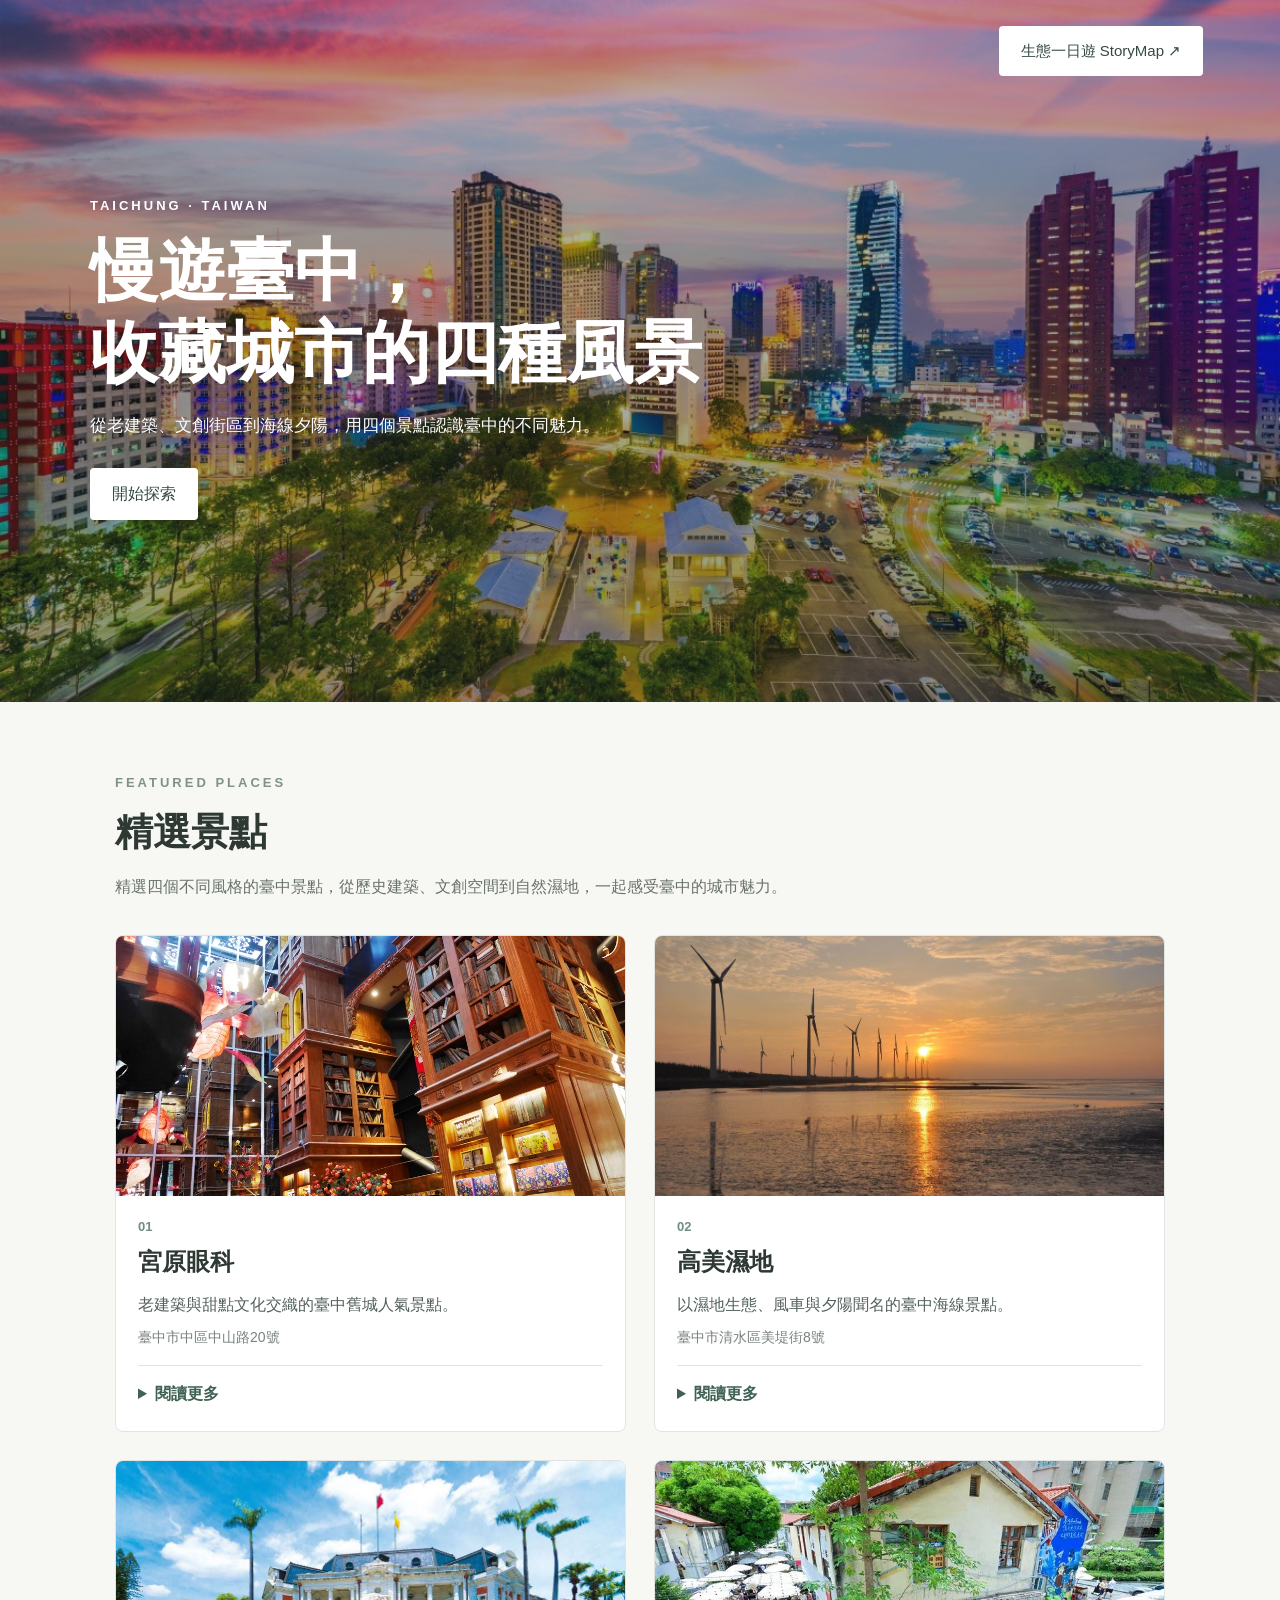
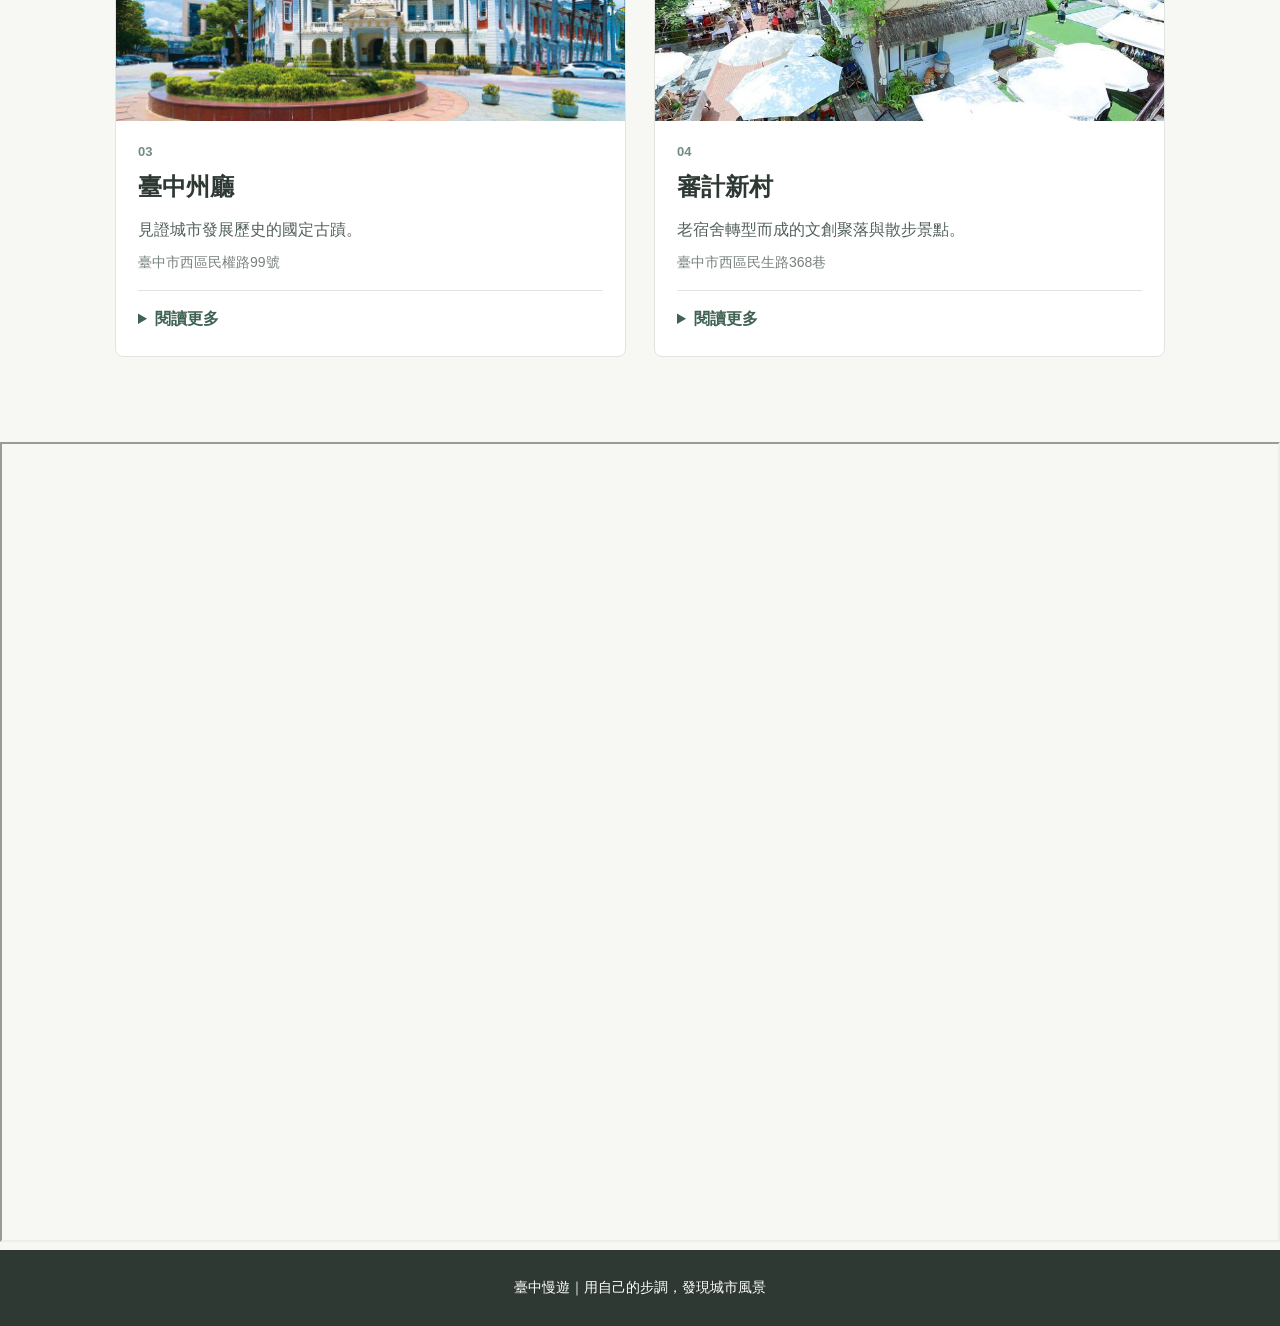
<file: index.html>
<!DOCTYPE html>
<html lang="zh-Hant">
<head>
  <meta charset="UTF-8">
  <meta name="viewport" content="width=device-width, initial-scale=1.0">
  <title>臺中慢遊｜臺中景點推薦</title>
  <link rel="stylesheet" href="style.css">
</head>
<body>
  <header class="hero">
    <a class="hero-button storymap-link" href="https://uploads.knightlab.com/storymapjs/3818884c1198da30aaf04002be730501/tai-zhong-sheng-tai-yi-ri-you/draft.html" id="open-storymap" aria-haspopup="dialog">生態一日遊 StoryMap ↗</a>
    <div class="hero-content">
      <p class="eyebrow">TAICHUNG · TAIWAN</p>
      <h1>慢遊臺中，<br>收藏城市的四種風景</h1>
      <p class="hero-text">從老建築、文創街區到海線夕陽，用四個景點認識臺中的不同魅力。</p>
      <a class="hero-button" href="#places">開始探索</a>
    </div>
  </header>

  <main id="places" class="container">
    <p class="section-en">FEATURED PLACES</p>
    <h2>精選景點</h2>
    <p class="intro">精選四個不同風格的臺中景點，從歷史建築、文創空間到自然濕地，一起感受臺中的城市魅力。</p>

    <section class="cards">
      <!-- 卡片 1 -->
      <article class="card">
        <div class="image-frame">
          <img src="images/01.jpeg" alt="宮原眼科室內空間">
        </div>
        <div class="card-content">
          <p class="card-number">01</p>
          <h3>宮原眼科</h3>
          <p class="card-lead">老建築與甜點文化交織的臺中舊城人氣景點。</p>
          <p class="address">臺中市中區中山路20號</p>
          <details>
            <summary>閱讀更多</summary>
            <p>宮原眼科鄰近臺中火車站，前身為眼科診所。修復後成為結合歷史建築、甜點與伴手禮的特色空間。挑高書櫃與復古設計也讓這裡成為舊城區熱門的拍照景點。</p>
          </details>
        </div>
      </article>

      <!-- 卡片 2 -->
      <article class="card">
        <div class="image-frame">
          <img src="images/02.jpeg" alt="高美濕地夕陽">
        </div>
        <div class="card-content">
          <p class="card-number">02</p>
          <h3>高美濕地</h3>
          <p class="card-lead">以濕地生態、風車與夕陽聞名的臺中海線景點。</p>
          <p class="address">臺中市清水區美堤街8號</p>
          <details>
            <summary>閱讀更多</summary>
            <p>高美濕地擁有豐富的濕地生態與開闊景觀，木棧道可以讓遊客近距離觀察自然環境。傍晚時的夕陽、天空倒影與風力發電機，是高美濕地最具代表性的風景。</p>
          </details>
        </div>
      </article>

      <!-- 卡片 3 -->
      <article class="card">
        <div class="image-frame">
          <img src="images/03.jpeg" alt="臺中州廳建築正面">
        </div>
        <div class="card-content">
          <p class="card-number">03</p>
          <h3>臺中州廳</h3>
          <p class="card-lead">見證城市發展歷史的國定古蹟。</p>
          <p class="address">臺中市西區民權路99號</p>
          <details>
            <summary>閱讀更多</summary>
            <p>臺中州廳位於臺中市西區，原為日治時期的重要官署建築，現為國定古蹟。建築外觀具有鮮明的歷史特色，是認識臺中城市發展與近代建築的重要景點。</p>
          </details>
        </div>
      </article>

      <!-- 卡片 4 -->
      <article class="card">
        <div class="image-frame">
          <img src="images/04.jpeg" alt="審計新村文創園區">
        </div>
        <div class="card-content">
          <p class="card-number">04</p>
          <h3>審計新村</h3>
          <p class="card-lead">老宿舍轉型而成的文創聚落與散步景點。</p>
          <p class="address">臺中市西區民生路368巷</p>
          <details>
            <summary>閱讀更多</summary>
            <p>審計新村原為政府宿舍，活化後成為青年創業與文創空間。園區保留老宿舍的特色，也有許多小店、市集與創意品牌，很適合散步、拍照與感受臺中的年輕文化。</p>
          </details>
        </div>
      </article>
    </section>
  </main>



<iframe src="https://www.google.com/maps/d/embed?mid=1chh3E4mz_2lqcFlJhbH082rQ1S04GFw&ehbc=2E312F" width="100%" height="800px"></iframe>


  <footer>臺中慢遊｜用自己的步調，發現城市風景</footer>

  <!-- 生態一日遊 StoryMap 彈出視窗 -->
  <div class="storymap-modal" id="storymap-modal" role="dialog" aria-modal="true" aria-label="臺中生態一日遊 StoryMap" hidden>
    <div class="storymap-backdrop" id="storymap-backdrop"></div>
    <div class="storymap-panel">
      <div class="storymap-header">
        <h2>臺中生態一日遊 StoryMap</h2>
        <button type="button" class="storymap-close" id="close-storymap" aria-label="關閉 StoryMap">✕ 關閉</button>
      </div>
      <iframe
        id="storymap-frame"
        title="臺中生態一日遊 StoryMap"
        data-src="https://uploads.knightlab.com/storymapjs/3818884c1198da30aaf04002be730501/tai-zhong-sheng-tai-yi-ri-you/draft.html"
        width="100%"
        height="800"
        frameborder="0"
        allowfullscreen></iframe>
    </div>
  </div>
  <script>
    (() => {
      const openLink = document.getElementById('open-storymap');
      const modal = document.getElementById('storymap-modal');
      const closeButton = document.getElementById('close-storymap');
      const backdrop = document.getElementById('storymap-backdrop');
      const frame = document.getElementById('storymap-frame');
      let previousFocus = null;

      function openModal(event) {
        event.preventDefault();
        previousFocus = document.activeElement;
        if (!frame.src) frame.src = frame.dataset.src;
        modal.hidden = false;
        document.body.classList.add('storymap-open');
        closeButton.focus();
      }

      function closeModal() {
        modal.hidden = true;
        document.body.classList.remove('storymap-open');
        if (previousFocus) previousFocus.focus();
      }

      openLink.addEventListener('click', openModal);
      closeButton.addEventListener('click', closeModal);
      backdrop.addEventListener('click', closeModal);
      document.addEventListener('keydown', (event) => {
        if (modal.hidden) return;
        if (event.key === 'Escape') closeModal();
        if (event.key === 'Tab' && document.activeElement === closeButton && event.shiftKey) {
          event.preventDefault();
          closeButton.focus();
        }
      });
    })();
  </script>
</body>
</html>
</file>
<file: style.css>
* {
  box-sizing: border-box;
}

html {
  scroll-behavior: smooth;
}

body {
  margin: 0;
  font-family: Arial, "Noto Sans TC", "PingFang TC", sans-serif;
  color: #2f3934;
  background-color: #f7f7f3;
  line-height: 1.7;
}

/* Hero Section */
.hero {
  min-height: 78vh;
  background-image: linear-gradient(rgba(25, 42, 38, 0.28), rgba(25, 42, 38, 0.48)), url("images/hero.jpeg");
  background-size: cover;
  background-position: center;
  display: flex;
  align-items: center;
}

.hero-content {
  width: 88%;
  max-width: 1100px;
  margin: 0 auto;
  color: white;
}

.eyebrow,
.section-en {
  font-size: 13px;
  letter-spacing: 3px;
  font-weight: bold;
}

.hero h1 {
  max-width: 760px;
  margin: 12px 0 18px;
  font-size: 68px;
  line-height: 1.2;
}

.hero-text {
  margin-bottom: 28px;
  font-size: 17px;
}

.hero-button {
  display: inline-block;
  padding: 12px 22px;
  background-color: white;
  color: #354a41;
  text-decoration: none;
  border-radius: 4px;
}

/* 景點區 */
.container {
  width: 88%;
  max-width: 1050px;
  margin: 0 auto;
  padding: 70px 0 85px;
}

.section-en {
  margin: 0;
  color: #809187;
}

h2 {
  margin: 6px 0 8px;
  font-size: 38px;
}

.intro {
  max-width: 700px;
  margin: 0 0 35px;
  color: #69736d;
}

.cards {
  display: grid;
  grid-template-columns: 1fr 1fr;
  gap: 28px;
  align-items: start;
}

.card {
  background-color: white;
  border: 1px solid #e1e5e2;
  border-radius: 8px;
  overflow: hidden;
}

/* 4張照片全部使用完全相同的固定框 */
.image-frame {
  width: 100%;
  height: 260px;
  overflow: hidden;
  background-color: #e9ece9;
}

.image-frame img {
  display: block;
  width: 100%;
  height: 100%;
  object-fit: cover;
  object-position: center;
  transition: opacity 0.3s ease;
}

.image-frame img:hover {
  opacity: 0.65;
}

.card-content {
  padding: 20px 22px 24px;
}

.card-number {
  margin: 0;
  color: #718d80;
  font-size: 13px;
  font-weight: bold;
}

.card h3 {
  margin: 4px 0 8px;
  font-size: 24px;
}

.card-lead {
  margin: 0 0 8px;
  color: #53615a;
}

.address {
  margin: 0 0 15px;
  color: #78817c;
  font-size: 14px;
}

details {
  padding-top: 14px;
  border-top: 1px solid #e1e5e2;
}

summary {
  cursor: pointer;
  color: #3f6253;
  font-weight: bold;
}

details p {
  margin-bottom: 0;
  color: #56625c;
}

footer {
  padding: 26px 20px;
  background-color: #2e3934;
  color: white;
  text-align: center;
  font-size: 14px;
}

/* 手機版 */
@media (max-width: 760px) {
  .hero {
    min-height: 68vh;
  }

  .hero h1 {
    font-size: 43px;
  }

  .cards {
    grid-template-columns: 1fr;
  }

  .image-frame {
    height: 235px;
  }
}


/* StoryMap 右上角連結：沿用原本 .hero-button 樣式 */
.hero { position: relative; }
.storymap-link {
  position: absolute;
  top: 26px;
  right: max(22px, 6%);
  z-index: 2;
  font-size: 15px;
}
.storymap-link:hover, .storymap-link:focus-visible { background-color: #eef2ef; }

/* StoryMap 彈出視窗 */
.storymap-open { overflow: hidden; }
.storymap-modal[hidden] { display: none; }
.storymap-modal { position: fixed; inset: 0; z-index: 1000; display: grid; place-items: center; padding: 22px; }
.storymap-backdrop { position: absolute; inset: 0; background: rgba(15, 29, 24, 0.76); }
.storymap-panel {
  position: relative;
  width: min(1200px, 100%);
  height: min(90vh, 900px);
  background: #fff;
  border-radius: 8px;
  overflow: hidden;
  display: flex;
  flex-direction: column;
  box-shadow: 0 16px 60px rgba(0, 0, 0, 0.28);
}
.storymap-header { display: flex; align-items: center; justify-content: space-between; gap: 12px; padding: 12px 20px; background: #f7f7f3; }
.storymap-header h2 { margin: 0; font-size: 19px; color: #354a41; }
.storymap-close { cursor: pointer; border: 0; border-radius: 4px; background: #354a41; color: white; font: inherit; padding: 8px 14px; white-space: nowrap; }
.storymap-close:hover, .storymap-close:focus-visible { background: #4e6b5d; }
.storymap-panel iframe { display: block; flex: 1; min-height: 0; border: 0; }
@media (max-width: 760px) {
  .storymap-link { top: 14px; right: 14px; padding: 9px 12px; font-size: 13px; }
  .storymap-modal { padding: 8px; }
  .storymap-panel { height: 94dvh; }
  .storymap-header { padding: 10px 12px; }
  .storymap-header h2 { font-size: 15px; }
  .storymap-close { padding: 6px 9px; font-size: 13px; }
}
</file>
